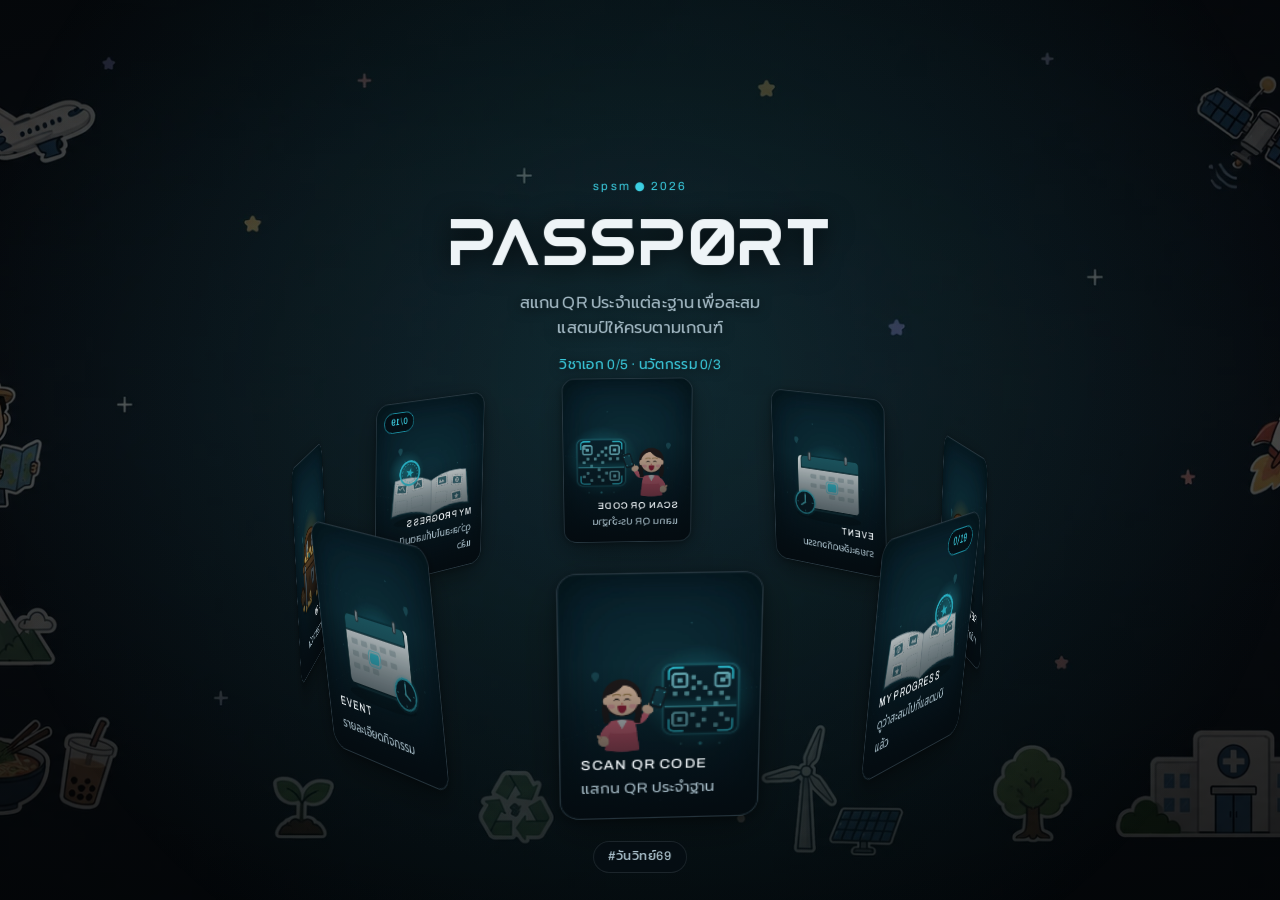
<file: index.html>
<!DOCTYPE html>
<html lang="th">
<head>
<meta charset="UTF-8" />
<meta name="viewport" content="width=device-width, initial-scale=1.0, viewport-fit=cover" />
<meta name="theme-color" content="#0a141c" />
<title>PASSPORT — วันวิทย์69</title>
<meta name="description" content="สมุดสะสมแสตมป์ประจำฐานกิจกรรม สแกน QR ประจำฐานเพื่อสะสมแสตมป์ให้ครบตามเกณฑ์รับรางวัล" />
<link rel="icon" href="assets/img/card-progress.webp" />
<link rel="stylesheet" href="assets/css/fonts.css?v=05018105" />
<link rel="stylesheet" href="assets/css/app.css?v=636b2dad" />
</head>
<body>

<!-- Fixed art + the black overlay that keeps every screen readable on top of it -->
<div class="bg" aria-hidden="true"></div>
<div class="bg-scrim" aria-hidden="true"></div>

<!-- ============================================================
     LANDING — orbital hero (ported from the MentoScope reference)
     ============================================================ -->
<main class="view view--landing" id="view-landing">
  <div class="orbit-aura" aria-hidden="true"></div>

  <div class="orbit-stage" id="orbit-stage">
    <div class="orbit-parallax" id="orbit-parallax">
      <div class="orbit-tilt">
        <div class="orbit-ring" id="orbit-ring"><!-- panels injected by app.js --></div>
      </div>

      <div class="orbit-center">
        <p class="orbit-eyebrow">spsm ● 2026</p>
        <h1 class="wordmark">PASSPORT</h1>
        <p class="orbit-sub-text">สแกน QR ประจำแต่ละฐาน เพื่อสะสมแสตมป์ให้ครบตามเกณฑ์</p>
        <p class="orbit-tally" id="landing-tally">วิชาเอก 0/5 · นวัตกรรม 0/3</p>
      </div>
    </div>
  </div>

  <p class="orbit-hint" aria-hidden="true">#วันวิทย์69</p>
</main>

<!-- ============================================================
     SCAN
     ============================================================ -->
<main class="view view--page" id="view-scan" hidden>
  <div class="shell">
    <header class="topbar">
      <a class="back" href="#/">
        <svg viewBox="0 0 16 16" fill="none" aria-hidden="true"><path d="M10 3 5 8l5 5" stroke="currentColor" stroke-width="1.6" stroke-linecap="round" stroke-linejoin="round"/></svg>
        กลับหน้าแรก
      </a>
      <div class="mode" id="scan-mode" data-mode="idle">
        <span class="mode__dot"></span>
        <span class="mode__label" id="scan-mode-label">STANDBY</span>
      </div>
    </header>

    <div class="page-head">
      <p class="kicker">SCAN QR CODE</p>
      <h2 class="page-title">แสกน QR ประจำฐาน</h2>
      <p class="page-sub">เล็ง QR ของฐานให้อยู่ในกรอบ ถ้าอยู่ไกลให้เลื่อนซูมเข้ามา</p>
    </div>

    <div class="scan-grid">
      <!-- camera -->
      <section class="panel scanner">
        <div class="cam" id="cam">
          <video id="video" playsinline muted autoplay></video>
          <div class="cam__placeholder" id="cam-placeholder">
            <svg viewBox="0 0 24 24" fill="none" aria-hidden="true"><path d="M3 8.5A2.5 2.5 0 0 1 5.5 6h1.7l1-1.7A1 1 0 0 1 9.06 4h5.88a1 1 0 0 1 .86.5l1 1.5h1.7A2.5 2.5 0 0 1 21 8.5v8A2.5 2.5 0 0 1 18.5 19h-13A2.5 2.5 0 0 1 3 16.5v-8Z" stroke="currentColor" stroke-width="1.5"/><circle cx="12" cy="12" r="3.4" stroke="currentColor" stroke-width="1.5"/></svg>
            <p class="cam__placeholder-title">กดเปิดกล้องเพื่อเริ่มสแกน</p>
            <p class="cam__placeholder-hint">เบราว์เซอร์จะขออนุญาตใช้กล้อง กด “อนุญาต”</p>
          </div>

          <div class="cam__frame" aria-hidden="true">
            <span class="bracket bracket--tl"></span>
            <span class="bracket bracket--tr"></span>
            <span class="bracket bracket--bl"></span>
            <span class="bracket bracket--br"></span>
            <span class="cam__target"></span>
            <span class="cam__sweep"></span>
          </div>
          <p class="cam__caption" aria-hidden="true">▸▸▸ SCAN ME ◂◂◂</p>
        </div>

        <div class="controls">
          <button class="btn btn--primary" id="btn-camera" type="button">เปิดกล้อง</button>

          <div class="zoom" id="zoom-wrap" hidden>
            <label class="zoom__label" for="zoom">ซูม</label>
            <input class="zoom__range" id="zoom" type="range" min="1" max="4" step="0.1" value="1" />
            <output class="zoom__value mono" id="zoom-value">1.0×</output>
          </div>

          <button class="btn btn--ghost" id="btn-torch" type="button" hidden>เปิดไฟฉาย</button>
        </div>
      </section>

      <!-- result -->
      <section class="panel result" id="result" data-state="idle">
        <p class="kicker">STATUS</p>
        <div class="result__body">
          <span class="result__icon" id="result-icon" aria-hidden="true">◎</span>
          <div>
            <p class="result__title" id="result-title">ยังไม่ได้สแกน</p>
            <p class="result__text" id="result-text">เปิดกล้องแล้วเล็งไปที่ QR ของฐาน</p>
          </div>
        </div>

        <div class="crit-list" id="scan-crit"><!-- injected --></div>

        <a class="btn btn--ghost" href="#/progress">ดูแสตมป์ของฉัน</a>
      </section>
    </div>
  </div>
</main>

<!-- ============================================================
     PROGRESS
     ============================================================ -->
<main class="view view--page" id="view-progress" hidden>
  <div class="shell">
    <header class="topbar">
      <a class="back" href="#/">
        <svg viewBox="0 0 16 16" fill="none" aria-hidden="true"><path d="M10 3 5 8l5 5" stroke="currentColor" stroke-width="1.6" stroke-linecap="round" stroke-linejoin="round"/></svg>
        กลับหน้าแรก
      </a>
      <div class="mode" id="progress-mode" data-mode="idle">
        <span class="mode__dot"></span>
        <span class="mode__label mono" id="progress-mode-label">IN PROGRESS</span>
      </div>
    </header>

    <div class="page-head">
      <p class="kicker">MY PROGRESS</p>
      <h2 class="page-title">แสตมป์ของฉัน</h2>
      <p class="page-sub">ฐานที่สแกนแล้วจะมีเครื่องหมายถูกอยู่หลังชื่อฐาน</p>
    </div>

    <div class="progress-grid">
      <section class="panel tally">
        <div class="tally__ring">
          <svg class="ring" viewBox="0 0 120 120" aria-hidden="true">
            <circle class="ring__track" cx="60" cy="60" r="52"></circle>
            <circle class="ring__fill" id="ring-fill" cx="60" cy="60" r="52"></circle>
          </svg>
          <p class="tally__num"><b id="tally-count">0</b><span id="tally-total">/19</span></p>
        </div>
        <p class="tally__label">แสตมป์ที่สะสมแล้ว</p>

        <div class="crit-list" id="progress-crit"><!-- injected --></div>

        <p class="tally__done" id="tally-done" hidden>ครบถ้วน!</p>
        <a class="btn btn--primary" id="tally-cta" href="#/scan">สแกนฐานต่อไป</a>
        <a class="btn btn--ghost" href="#/reward">กติกาการรับรางวัล</a>
      </section>

      <section class="panel stamps">
        <div id="stamp-groups"><!-- injected by app.js --></div>
      </section>
    </div>
  </div>
</main>

<!-- ============================================================
     REWARD — rules + the panel a teacher checks before handing a prize
     ============================================================ -->
<main class="view view--page" id="view-reward" hidden>
  <div class="shell">
    <header class="topbar">
      <a class="back" href="#/">
        <svg viewBox="0 0 16 16" fill="none" aria-hidden="true"><path d="M10 3 5 8l5 5" stroke="currentColor" stroke-width="1.6" stroke-linecap="round" stroke-linejoin="round"/></svg>
        กลับหน้าแรก
      </a>
      <div class="mode" id="reward-mode" data-mode="idle">
        <span class="mode__dot"></span>
        <span class="mode__label mono" id="reward-mode-label">NOT YET</span>
      </div>
    </header>

    <div class="page-head">
      <p class="kicker">REWARD</p>
      <h2 class="page-title">กติกาการรับรางวัล</h2>
      <p class="page-sub">สำหรับนักเรียน ม.1 ม.2 และ ม.3 — สะสมแสตมป์ให้ครบทั้งสองเกณฑ์ แล้วนำไปแลกรางวัลที่จุดแลกบริเวณกองกลาง</p>
    </div>

    <div class="reward-grid">
      <!-- rules -->
      <section class="panel rules">
        <p class="kicker">เกณฑ์การรับรางวัล</p>
        <ol class="rulelist" id="rulelist"><!-- injected --></ol>
        <a class="btn btn--ghost" href="#/scan">ไปสแกนฐาน</a>
      </section>

      <!-- the thing a teacher looks at -->
      <section class="panel verify" id="verify" data-state="locked">
        <p class="kicker">บัตรรับรางวัล</p>

        <!-- not eligible yet -->
        <div class="verify__locked" id="verify-locked">
          <span class="verify__icon" aria-hidden="true">🔒</span>
          <p class="verify__title">ยังไม่ผ่านเกณฑ์</p>
          <p class="verify__text" id="verify-need">สะสมแสตมป์ให้ครบตามเกณฑ์ด้านซ้ายก่อน</p>
        </div>

        <!-- eligible -->
        <div class="verify__open" id="verify-open" hidden>
          <p class="verify__pass">ผ่านเกณฑ์ · พร้อมรับรางวัล</p>

          <div class="vcard">
            <div class="vcard__row">
              <span class="vcard__k" id="verify-major-k">วิชาเอก</span>
              <span class="vcard__v mono" id="verify-major">0</span>
            </div>
            <div class="vcard__row">
              <span class="vcard__k" id="verify-innovation-k">นวัตกรรม/นิทรรศการ</span>
              <span class="vcard__v mono" id="verify-innovation">0</span>
            </div>
            <div class="vcard__row">
              <span class="vcard__k">ช่วงเวลาที่สแกน</span>
              <span class="vcard__v mono" id="verify-span">-</span>
            </div>
          </div>

          <details class="vlog">
            <summary>ดูรายการฐานที่สแกน (<span id="verify-log-count">0</span>)</summary>
            <ol class="vlog__list" id="verify-log"><!-- injected --></ol>
          </details>
        </div>

      </section>
    </div>
  </div>
</main>

<!-- ============================================================
     EVENT — schedule, how to use the app, and the printed posters
     ============================================================ -->
<main class="view view--page" id="view-event" hidden>
  <div class="shell">
    <header class="topbar">
      <a class="back" href="#/">
        <svg viewBox="0 0 16 16" fill="none" aria-hidden="true"><path d="M10 3 5 8l5 5" stroke="currentColor" stroke-width="1.6" stroke-linecap="round" stroke-linejoin="round"/></svg>
        กลับหน้าแรก
      </a>
      <div class="mode" data-mode="ok">
        <span class="mode__dot"></span>
        <span class="mode__label mono">24 AUG 2026</span>
      </div>
    </header>

    <div class="page-head">
      <p class="kicker">EVENT</p>
      <h2 class="page-title">รายละเอียดกิจกรรม</h2>
      <p class="page-sub">กิจกรรมวันวิทยาศาสตร์ 2569 — <b>Green Science for Sustainable Future</b><br />
        วันที่ 24 สิงหาคม 2569 ณ ลานเล่นล้อ มหาวิทยาลัยศรีนครินทรวิโรฒ ประสานมิตร</p>
    </div>

    <div class="event-grid">
      <!-- schedule -->
      <section class="panel">
        <p class="kicker">กำหนดการ</p>
        <ol class="timeline">
          <li><span class="timeline__t mono">16.15 – 16.30</span><span class="timeline__e">ประธานกล่าวเปิดงาน</span></li>
          <li><span class="timeline__t mono">16.30 – 17.00</span><span class="timeline__e">การแสดงพิธีเปิด</span></li>
          <li><span class="timeline__t mono">17.00 – 17.30</span><span class="timeline__e">Science-Talk รอบตัดสิน</span></li>
          <li><span class="timeline__t mono">17.30 – 18.00</span><span class="timeline__e">กิจกรรมแสดงดนตรี</span></li>
          <li><span class="timeline__t mono">18.00 – 19.00</span><span class="timeline__e">Sci SPSM Ambassador</span></li>
          <li class="is-mark"><span class="timeline__t mono">19.00 – 19.30</span><span class="timeline__e">กิจกรรมมอบรางวัล</span></li>
          <li><span class="timeline__t mono">19.30 – 20.00</span><span class="timeline__e">กิจกรรมแสดงดนตรี</span></li>
        </ol>
        <p class="note">หมายเหตุ: กำหนดการอาจมีการเปลี่ยนแปลงตามความเหมาะสม</p>
        <p class="note">นักเรียนระดับชั้นมัธยมศึกษาตอนต้น (หลักสูตรปกติ) เข้าร่วมกิจกรรมตั้งแต่คาบ 8</p>
      </section>

      <!-- how to use this app -->
      <section class="panel">
        <p class="kicker">วิธีใช้ PASSPORT</p>
        <ol class="howto">
          <li>
            <span class="howto__n mono">1</span>
            <span class="howto__b"><b>เปิดการ์ด “Scan QR code”</b> แล้วกดเปิดกล้อง กด “อนุญาต” ตอนเบราว์เซอร์ถาม</span>
          </li>
          <li>
            <span class="howto__n mono">2</span>
            <span class="howto__b"><b>เล็ง QR ประจำฐาน</b> ให้อยู่ในกรอบ ถ้าอยู่ไกลให้เลื่อนแถบซูมเข้ามา พอสแกนติดจะมีแจ้งเตือนเด้งขึ้นด้านบน</span>
          </li>
          <li>
            <span class="howto__n mono">3</span>
            <span class="howto__b"><b>เก็บให้ครบเกณฑ์</b> — ฐานวิชาเอกอย่างน้อย 5 ฐาน และฐานนวัตกรรม/นิทรรศการอย่างน้อย 3 ฐาน</span>
          </li>
          <li>
            <span class="howto__n mono">4</span>
            <span class="howto__b"><b>ครบแล้วเปิด “กติกาการรับรางวัล”</b> ยื่นหน้าจอบัตรรับรางวัลให้คุณครูที่จุดแลกบริเวณกองกลาง</span>
          </li>
        </ol>
        <p class="note">แสตมป์เก็บไว้ในเครื่องของตัวเอง เน็ตหลุดหรือปิดแอปแล้วเปิดใหม่ก็ไม่หาย แต่ถ้าเปลี่ยนเครื่องหรือล้างข้อมูลเบราว์เซอร์จะต้องเริ่มใหม่</p>
        <a class="btn btn--primary" href="#/scan">ไปสแกนฐาน</a>
      </section>
    </div>

    <!-- venue map. Its own section above the poster grid: it is landscape where
         the posters are portrait, and the station labels only read at full width. -->
    <section class="panel posters">
      <p class="kicker">แผนผังงาน</p>
      <p class="note">แตะที่รูปเพื่อดูขนาดเต็ม</p>
      <button class="poster poster--wide" type="button" data-poster="assets/img/map-venue.webp">
        <img src="assets/img/map-venue.webp" alt="แผนผังงานวันวิทยาศาสตร์ 24 สิงหาคม 2569" loading="lazy" />
        <span class="poster__cap">ผังงาน</span>
      </button>
    </section>

    <!-- posters -->
    <section class="panel posters">
      <p class="kicker">โปสเตอร์กิจกรรม</p>
      <p class="note">แตะที่รูปเพื่อดูขนาดเต็ม</p>
      <div class="poster-grid">
        <button class="poster" type="button" data-poster="assets/img/poster-event.webp">
          <img src="assets/img/poster-event.webp" alt="โปสเตอร์กิจกรรมวันวิทยาศาสตร์ 2569" loading="lazy" />
          <span class="poster__cap">ภาพรวมกิจกรรม</span>
        </button>
        <button class="poster" type="button" data-poster="assets/img/poster-schedule.webp">
          <img src="assets/img/poster-schedule.webp" alt="โปสเตอร์กำหนดการ" loading="lazy" />
          <span class="poster__cap">กำหนดการ</span>
        </button>
        <button class="poster" type="button" data-poster="assets/img/poster-passport.webp">
          <img src="assets/img/poster-passport.webp" alt="โปสเตอร์กิจกรรมแสตมป์ Passport" loading="lazy" />
          <span class="poster__cap">กิจกรรมแสตมป์</span>
        </button>
      </div>
    </section>

    <!-- the board lives on its own route; this is the way in -->
    <section class="panel voice-cta">
      <p class="kicker">บอกเล่าความรู้สึก</p>
      <p class="voice-cta__text">พูดคุยกับคนในงาน แชร์ความรู้สึก หรือให้บูธโปรโมทกิจกรรมของตัวเอง
        กรอกรหัสประจำตัว 6 หลักก่อนโพสต์</p>
      <a class="btn btn--primary" href="#/board">เปิดกระดานบอกเล่าความรู้สึก</a>
    </section>
  </div>
</main>

<!-- ============================================================
     BOARD — a small Pantip-style thread board for people at the event.
     Text only, on purpose.
     ============================================================ -->
<main class="view view--page" id="view-board" hidden>
  <div class="shell">
    <header class="topbar">
      <a class="back" href="#/event">
        <svg viewBox="0 0 16 16" fill="none" aria-hidden="true"><path d="M10 3 5 8l5 5" stroke="currentColor" stroke-width="1.6" stroke-linecap="round" stroke-linejoin="round"/></svg>
        กลับหน้ากิจกรรม
      </a>
      <!-- message count chip removed on request; board-count kept as a hidden
           span so board.js's textContent write has nothing to break on -->
      <span id="board-count" hidden>0</span>
    </header>

    <div class="page-head">
      <p class="kicker">VOICE BOARD</p>
      <h2 class="page-title">บอกเล่าความรู้สึก</h2>
      <p class="page-sub">พูดคุย แชร์ความรู้สึก หรือโปรโมทบูธของตัวเอง</p>
    </div>

    <div class="board" id="board" data-state="loading">

      <!-- who you are — id is permanent once set on this device, on purpose:
           a "change" button would let anyone retype someone else's 6 digits
           and post under their name -->
      <section class="panel board__id">
        <div class="board__idrow">
          <span class="board__idlabel">รหัสประจำตัวของคุณ</span>
          <span class="board__idval mono" id="board-who">-</span>
        </div>
      </section>

      <!-- compose -->
      <section class="panel board__compose" id="board-compose" hidden>
        <p class="kicker">เขียนข้อความ</p>
        <textarea class="board__input" id="compose-input" rows="3" maxlength="500"
                  placeholder="อยากบอกอะไรกับคนในงาน…"></textarea>
        <div class="board__composerow">
          <span class="board__count mono" id="compose-count">0/500</span>
          <button class="btn btn--primary btn--sm" id="compose-send" type="button">ส่งข้อความ</button>
        </div>
      </section>

      <button class="panel board__needid" id="board-needid" type="button" hidden>
        กรอกรหัสประจำตัว 6 หลักก่อน จึงจะโพสต์ได้ — แตะที่นี่
      </button>

      <!-- states -->
      <p class="board__msg" data-when="loading">กำลังโหลดข้อความ…</p>
      <p class="board__msg" data-when="empty">ยังไม่มีใครพูดอะไรเลย เป็นคนแรกสิ</p>
      <div class="board__msg" data-when="error">
        <p id="board-error">โหลดไม่สำเร็จ</p>
        <button class="btn btn--ghost btn--sm" id="board-retry" type="button">ลองใหม่</button>
      </div>
      <div class="board__msg" data-when="off">
        <p>กระดานยังไม่เปิดใช้งาน</p>
        <p class="note">ต้องใส่ Project URL ของ Supabase ใน <code>assets/js/board.js</code> ก่อน</p>
      </div>

      <div class="board__list" id="board-list"></div>
    </div>
  </div>
</main>

<!-- 6-digit id gate -->
<div class="gate" id="board-gate" hidden>
  <div class="gate__card">
    <p class="kicker">ก่อนโพสต์</p>
    <h3 class="gate__title">กรอกรหัสประจำตัว</h3>
    <p class="gate__text">ตัวเลข 6 หลัก ใช้แสดงว่าใครเป็นคนพูด เก็บไว้ในเครื่องนี้ ไม่ต้องกรอกซ้ำ</p>
    <input class="gate__input mono" id="gate-input" type="text" inputmode="numeric"
           autocomplete="off" autocorrect="off" autocapitalize="off" spellcheck="false"
           placeholder="000000" />
    <p class="gate__err" id="gate-err"></p>
    <div class="gate__acts">
      <button class="btn btn--primary" id="gate-save" type="button">บันทึก</button>
      <button class="btn btn--ghost" id="gate-cancel" type="button">ยกเลิก</button>
    </div>
  </div>
</div>

<!-- Poster lightbox. An in-page overlay rather than target="_blank": in the
     single-file build the images are data: URIs, and Chrome blocks top-level
     navigation to those. -->
<div class="lightbox" id="lightbox" hidden>
  <button class="lightbox__close" id="lightbox-close" type="button" aria-label="ปิด">×</button>
  <img id="lightbox-img" alt="" />
</div>

<!-- Notification stack, top of screen, LINE/Discord style -->
<div class="notif-host" id="notif-host" role="status" aria-live="polite"></div>

<script src="assets/js/jsqr.js?v=bc40c8a1"></script>
<script src="assets/js/app.js?v=fb1efc03"></script>
<script src="assets/js/board.js?v=e5c22e0f"></script>
</body>
</html>
</file>
<file: assets/css/fonts.css>
/* Vendored faces. Archivo covers latin; Prompt covers Thai.
   Public Sans and Archivo are both latin-only, so Thai text has to come
   from a Thai face — the stacks in app.css put Archivo first and let Thai
   glyphs fall through to Prompt.
   Local so the site still works if the venue wifi dies. */
@font-face {
  font-family: 'Archivo';
  font-style: normal;
  font-weight: 400;
  font-stretch: 100%;
  font-display: swap;
  src: url(../fonts/Archivo-400-latin.woff2) format('woff2');
  unicode-range: U+0000-00FF, U+0131, U+0152-0153, U+02BB-02BC, U+02C6, U+02DA, U+02DC, U+0304, U+0308, U+0329, U+2000-206F, U+20AC, U+2122, U+2191, U+2193, U+2212, U+2215, U+FEFF, U+FFFD;
}
@font-face {
  font-family: 'Archivo';
  font-style: normal;
  font-weight: 500;
  font-stretch: 100%;
  font-display: swap;
  src: url(../fonts/Archivo-500-latin.woff2) format('woff2');
  unicode-range: U+0000-00FF, U+0131, U+0152-0153, U+02BB-02BC, U+02C6, U+02DA, U+02DC, U+0304, U+0308, U+0329, U+2000-206F, U+20AC, U+2122, U+2191, U+2193, U+2212, U+2215, U+FEFF, U+FFFD;
}
@font-face {
  font-family: 'Archivo';
  font-style: normal;
  font-weight: 600;
  font-stretch: 100%;
  font-display: swap;
  src: url(../fonts/Archivo-600-latin.woff2) format('woff2');
  unicode-range: U+0000-00FF, U+0131, U+0152-0153, U+02BB-02BC, U+02C6, U+02DA, U+02DC, U+0304, U+0308, U+0329, U+2000-206F, U+20AC, U+2122, U+2191, U+2193, U+2212, U+2215, U+FEFF, U+FFFD;
}
@font-face {
  font-family: 'Archivo';
  font-style: normal;
  font-weight: 700;
  font-stretch: 100%;
  font-display: swap;
  src: url(../fonts/Archivo-700-latin.woff2) format('woff2');
  unicode-range: U+0000-00FF, U+0131, U+0152-0153, U+02BB-02BC, U+02C6, U+02DA, U+02DC, U+0304, U+0308, U+0329, U+2000-206F, U+20AC, U+2122, U+2191, U+2193, U+2212, U+2215, U+FEFF, U+FFFD;
}

@font-face {
  font-family: 'Prompt';
  font-style: normal;
  font-weight: 400;
  font-display: swap;
  src: url(../fonts/Prompt-400-thai.woff2) format('woff2');
  unicode-range: U+02D7, U+0303, U+0331, U+0E01-0E5B, U+200C-200D, U+25CC;
}
@font-face {
  font-family: 'Prompt';
  font-style: normal;
  font-weight: 500;
  font-display: swap;
  src: url(../fonts/Prompt-500-thai.woff2) format('woff2');
  unicode-range: U+02D7, U+0303, U+0331, U+0E01-0E5B, U+200C-200D, U+25CC;
}
@font-face {
  font-family: 'Prompt';
  font-style: normal;
  font-weight: 600;
  font-display: swap;
  src: url(../fonts/Prompt-600-thai.woff2) format('woff2');
  unicode-range: U+02D7, U+0303, U+0331, U+0E01-0E5B, U+200C-200D, U+25CC;
}
@font-face {
  font-family: 'Prompt';
  font-style: normal;
  font-weight: 700;
  font-display: swap;
  src: url(../fonts/Prompt-700-thai.woff2) format('woff2');
  unicode-range: U+02D7, U+0303, U+0331, U+0E01-0E5B, U+200C-200D, U+25CC;
}
</file>
<file: assets/css/app.css>
/* ============================================================
   Wunvit Stamp Book
   Design system ported from the MentoScope reference and
   hue-shifted onto the provided navy-teal artwork.
   Surfaces -> ink ramp -> one reserved accent -> tokens.
   ============================================================ */
:root{
  /* Surfaces — deep navy-teal, never pure black */
  --bg:        #0a141c;
  --bg-deep:   #060e14;
  --surface:   rgba(19, 33, 43, 0.82);
  --surface-2: rgba(28, 45, 57, 0.88);
  --sunken:    rgba(8, 17, 24, 0.62);
  --line:      rgba(226, 242, 248, 0.16);
  --line-soft: rgba(226, 242, 248, 0.10);

  /* Ink — warm off-white, never pure #fff */
  --text:       #eef4f7;
  --text-soft:  #a9bfca;
  --text-faint: #7c95a2;

  /* Accent — the cyan already in the artwork. Interactive + stamped only. */
  --accent:        #3ccfe2;
  --accent-strong: #29bed2;
  --accent-deep:   #1a8ea1;
  --accent-tint:   rgba(60, 207, 226, 0.14);
  --on-accent:     #05222a;

  /* Status */
  --ok:        #54d9a6;
  --ok-tint:   rgba(84, 217, 166, 0.14);
  --warn:      #f0b45c;
  --warn-tint: rgba(240, 180, 92, 0.14);
  --bad:       #f08163;
  --bad-tint:  rgba(240, 129, 99, 0.14);

  /* Archivo first, Thai glyphs fall through to Prompt. Both faces
     are latin/Thai only by design — no other script is used here. */
  --font-ui:   "Archivo", "Prompt", system-ui, -apple-system, "Segoe UI", sans-serif;
  /* Was IBM Plex Mono. Kept as its own token so the readout role stays
     nameable; Archivo with tabular figures does the job. */
  --font-mono: "Archivo", "Prompt", system-ui, -apple-system, "Segoe UI", sans-serif;
  /* Osiris is latin-only display — the wordmark and nothing else. */
  --font-display: "Osiris", "Archivo", sans-serif;

  --s1:0.25rem; --s2:0.5rem; --s3:0.75rem; --s4:1rem; --s5:1.5rem; --s6:2rem; --s7:3rem;
  --r-sm:6px; --r-md:10px; --r-lg:16px; --r-full:999px;

  --shadow-md: 0 2px 8px rgba(0,0,0,0.32), 0 12px 36px rgba(0,0,0,0.34);

  --ease-quart: cubic-bezier(0.25,1,0.5,1);
  --ease-expo:  cubic-bezier(0.16,1,0.3,1);
  --dur-fast:150ms; --dur:220ms; --dur-slow:440ms;
}

*,*::before,*::after{ box-sizing:border-box; }
html{ -webkit-text-size-adjust:100%; text-size-adjust:100%; }

@font-face{
  font-family:"Osiris";
  src:url("../fonts/Osiris.woff2") format("woff2"),
      url("../fonts/Osiris.otf") format("opentype");
  font-weight:400; font-style:normal; font-display:swap;
}

body{
  margin:0; min-height:100vh;
  background:var(--bg-deep);
  font-family:var(--font-ui); color:var(--text);
  line-height:1.6; -webkit-font-smoothing:antialiased; text-rendering:optimizeLegibility;
  overflow-x:hidden;
}
h1,h2,h3{ margin:0; font-weight:600; line-height:1.2; }
p{ margin:0; }
a{ color:var(--accent); }
.mono{ font-family:var(--font-mono); font-feature-settings:"tnum" 1, "lnum" 1; font-variant-numeric:tabular-nums; }
:focus-visible{ outline:2px solid var(--accent); outline-offset:2px; border-radius:4px; }
[hidden]{ display:none !important; }

/* ------------------------------------------------------------
   Background art + the black overlay.
   Transparent enough to read the stickers, opaque enough that
   every bit of text and card sits cleanly on top of it.
   ------------------------------------------------------------ */
.bg{
  position:fixed; inset:0; z-index:-2;
  background:url("../img/bg-landing.webp") center center / cover no-repeat;
  background-color:var(--bg);
}
.bg-scrim{
  position:fixed; inset:0; z-index:-1; pointer-events:none;
  background:
    radial-gradient(120% 90% at 50% 42%, rgba(0,0,0,0.42) 0%, rgba(0,0,0,0.66) 58%, rgba(0,0,0,0.80) 100%),
    linear-gradient(180deg, rgba(6,14,20,0.42) 0%, rgba(6,14,20,0.30) 45%, rgba(6,14,20,0.62) 100%);
}
/* Reading views carry a flatter, heavier scrim than the landing — they hold body copy. */
body[data-route="page"] .bg-scrim{
  background:linear-gradient(180deg, rgba(4,10,15,0.80) 0%, rgba(4,10,15,0.72) 100%);
}

.view{ position:relative; z-index:1; }

/* ============================================================
   LANDING — orbital hero
   A 3D ring of card panels orbiting the wordmark: drag or scroll
   to spin, momentum carries, slow auto-drift when idle.
   ============================================================ */
.view--landing{
  height:100vh; height:100dvh; overflow:hidden;
  display:flex; align-items:center; justify-content:center;
}
.orbit-aura{
  position:absolute; inset:-20%; z-index:0; pointer-events:none;
  background:radial-gradient(circle at 50% 44%, var(--accent-tint), transparent 60%);
}
.orbit-stage{
  position:absolute; inset:0; z-index:1;
  display:flex; align-items:center; justify-content:center;
  perspective:1400px; cursor:grab; touch-action:pan-y;
  user-select:none; -webkit-user-select:none;
}
.orbit-stage.is-dragging, .orbit-stage.is-dragging .orbit-panel{ cursor:grabbing; }
.orbit-parallax{ position:relative; width:1px; height:1px; transform-style:preserve-3d; transition:transform 0.6s var(--ease-quart); }
/* The ring orbits BELOW the wordmark. The reference lets panels sweep across
   its title; here the title has to stay unambiguously readable, so the ring
   centre is pushed down and the wordmark lifted up out of its path. */
.orbit-tilt{ position:absolute; top:0; left:0; transform-style:preserve-3d; transform:translateY(104px) rotateX(-16deg); }
.orbit-ring{ position:absolute; top:0; left:0; transform-style:preserve-3d; will-change:transform; }

.orbit-panel{
  position:absolute; top:0; left:0;
  width:158px; height:209px; margin:-105px 0 0 -79px;
  border-radius:var(--r-lg); overflow:hidden; display:block; text-decoration:none;
  background:var(--surface); border:1px solid var(--line-soft); box-shadow:var(--shadow-md);
  transform:rotateY(var(--ry)) translateZ(var(--tz)) rotateZ(var(--rz));
  transition:border-color var(--dur) var(--ease-quart), box-shadow var(--dur) var(--ease-quart), transform 0.7s var(--ease-quart);
  cursor:pointer;
}
.orbit-panel:hover,.orbit-panel:focus-visible{ border-color:var(--accent-deep); box-shadow:0 0 0 1px var(--accent-deep), var(--shadow-md); }
.orbit-panel img{
  position:absolute; inset:0; width:100%; height:100%; object-fit:cover; display:block;
  filter:brightness(0.86);
  transition:filter var(--dur) var(--ease-quart), transform 900ms var(--ease-expo);
}
.orbit-panel:hover img{ filter:brightness(1.05); transform:scale(1.035); }
.orbit-scrim{
  position:absolute; inset:0;
  background:linear-gradient(to top, rgba(4,11,16,0.95) 0%, rgba(4,11,16,0.34) 44%, transparent 64%);
}
.orbit-cap{ position:absolute; left:0; right:0; bottom:0; padding:var(--s3) var(--s4) var(--s4); }
.orbit-kicker{ display:block; font-family:var(--font-mono); font-size:0.72rem; font-weight:500; letter-spacing:0.10em; color:var(--text); }
.orbit-sub{ display:block; margin-top:2px; font-size:0.76rem; color:var(--text-soft); }
.orbit-badge{
  position:absolute; top:10px; right:10px; z-index:2;
  font-family:var(--font-mono); font-size:0.66rem; font-weight:500; letter-spacing:0.06em;
  color:var(--accent); background:rgba(4,11,16,0.72);
  border:1px solid var(--accent-deep); border-radius:var(--r-full); padding:2px 8px;
}
/* The reward card wears a green badge the moment both thresholds are met. */
.orbit-badge[data-role="reward-badge"]{ color:var(--ok); border-color:var(--ok); }

.orbit-center{
  position:absolute; top:50%; left:50%;
  transform:translate(-50%,-50%) translateY(-170px) translateZ(30px);
  text-align:center; width:94vw; max-width:560px; pointer-events:none; z-index:2;
}
.orbit-eyebrow{ font-family:var(--font-mono); font-size:0.72rem; letter-spacing:0.16em; color:var(--accent); margin-bottom:var(--s3); }
/* Osiris on the latin wordmark only — Thai copy below uses Plex Sans Thai. */
.wordmark{
  font-family:var(--font-display); font-weight:400;
  font-size:clamp(1.75rem, 9.5vw, 4rem); letter-spacing:0.01em; line-height:1.05;
  white-space:nowrap; max-width:100%;
  text-shadow:0 2px 26px rgba(0,0,0,0.8);
}
.orbit-sub-text{
  margin-top:var(--s3); color:var(--text-soft); font-size:1rem;
  max-width:30ch; margin-inline:auto; text-wrap:pretty;
  text-shadow:0 1px 12px rgba(0,0,0,0.8);
}
.orbit-tally{
  margin-top:var(--s3); font-size:0.84rem; letter-spacing:0.01em;
  color:var(--accent); text-shadow:0 1px 10px rgba(0,0,0,0.8);
}
/* Brand tag. The orbiting cards sweep through this corner of the screen, so it
   carries its own pill rather than relying on whatever happens to be behind. */
.orbit-hint{
  position:absolute; left:50%; bottom:calc(clamp(12px,3vh,28px) + env(safe-area-inset-bottom, 0px));
  transform:translateX(-50%); z-index:3; margin:0;
  padding:0.32rem 0.9rem; border-radius:var(--r-full);
  background:rgba(6,14,20,0.72); border:1px solid var(--line-soft);
  backdrop-filter:blur(8px); -webkit-backdrop-filter:blur(8px);
  font-size:0.78rem; font-weight:500; letter-spacing:0.04em;
  color:var(--text-soft); pointer-events:none; white-space:nowrap;
}

@media (max-width:720px){
  .orbit-panel{ width:116px; height:153px; margin:-77px 0 0 -58px; }
  .orbit-tilt{ transform:translateY(98px) rotateX(-12deg); }
  .orbit-center{ transform:translate(-50%,-50%) translateY(-146px) translateZ(30px); max-width:360px; }
  .orbit-sub-text{ font-size:0.92rem; }
}
@media (max-height:620px){
  .orbit-tilt{ transform:translateY(74px) rotateX(-12deg); }
  .orbit-center{ transform:translate(-50%,-50%) translateY(-118px) translateZ(30px); }
  .orbit-sub-text{ font-size:0.86rem; }
}

/* ============================================================
   SHARED PAGE CHROME
   ============================================================ */
.view--page{ min-height:100vh; min-height:100dvh; }
.shell{
  max-width:1080px; margin:0 auto;
  padding:0 clamp(1rem,4vw,2.5rem) calc(var(--s7) + env(safe-area-inset-bottom, 0px));
}
.topbar{
  display:flex; align-items:center; justify-content:space-between; gap:var(--s4);
  padding:calc(var(--s4) + env(safe-area-inset-top, 0px)) 0 var(--s5); flex-wrap:wrap;
}
.back{
  display:inline-flex; align-items:center; gap:var(--s2);
  font-size:0.9rem; color:var(--text-soft); text-decoration:none;
  padding:var(--s2) var(--s3); margin-left:calc(var(--s3) * -1); border-radius:var(--r-sm);
  transition:color var(--dur) var(--ease-quart), background var(--dur) var(--ease-quart);
  min-height:40px;
}
.back:hover{ color:var(--text); background:var(--surface); }
.back svg{ width:15px; height:15px; flex:none; }

.mode{
  display:inline-flex; align-items:center; gap:var(--s2);
  padding:0.4rem 0.85rem 0.4rem 0.7rem;
  background:var(--surface); border:1px solid var(--line-soft); border-radius:var(--r-full);
}
.mode__dot{ width:8px; height:8px; border-radius:50%; background:var(--text-faint); flex:none; transition:background var(--dur) var(--ease-quart); }
.mode__label{ font-family:var(--font-mono); font-size:0.72rem; font-weight:500; color:var(--text-soft); letter-spacing:0.04em; }
.mode[data-mode="live"] .mode__dot{ background:var(--accent); animation:pulse-dot 1.1s var(--ease-quart) infinite; }
.mode[data-mode="ok"] .mode__dot{ background:var(--ok); box-shadow:0 0 0 3px var(--ok-tint); }
.mode[data-mode="warn"] .mode__dot{ background:var(--warn); }
.mode[data-mode="error"] .mode__dot{ background:var(--bad); }
@keyframes pulse-dot{ 0%,100%{opacity:1;} 50%{opacity:0.28;} }

.page-head{ margin-bottom:var(--s5); }
.kicker{
  font-family:var(--font-mono); font-size:0.68rem; letter-spacing:0.14em; text-transform:uppercase;
  color:var(--accent); margin-bottom:var(--s2);
}
.page-title{ font-size:clamp(1.4rem,1.1rem+1.4vw,2rem); }
.page-sub{ margin-top:var(--s2); color:var(--text-soft); max-width:52ch; text-wrap:pretty; }

.panel{
  background:var(--surface); border:1px solid var(--line-soft); border-radius:var(--r-lg);
  padding:clamp(1rem,3vw,1.5rem); backdrop-filter:blur(10px); -webkit-backdrop-filter:blur(10px);
}

.btn{
  width:100%; display:inline-flex; align-items:center; justify-content:center; gap:0.6rem;
  min-height:50px; padding:0 1.2rem;
  font-family:var(--font-ui); font-size:1rem; font-weight:600; text-decoration:none;
  border-radius:var(--r-md); border:1px solid transparent; cursor:pointer;
  transition:background var(--dur) var(--ease-quart), color var(--dur) var(--ease-quart),
             border-color var(--dur) var(--ease-quart), transform var(--dur-fast) var(--ease-quart);
}
.btn:active{ transform:scale(0.985); }
.btn--primary{ background:var(--accent); color:var(--on-accent); }
.btn--primary:hover{ background:var(--accent-strong); }
.btn--ghost{ background:transparent; color:var(--text); border-color:var(--line); }
.btn--ghost:hover{ background:var(--surface-2); border-color:var(--accent-deep); }
.btn--danger{ background:transparent; color:var(--text-faint); border-color:var(--line-soft); font-weight:500; min-height:42px; font-size:0.88rem; }
.btn--danger:hover{ color:var(--bad); border-color:var(--bad); background:var(--bad-tint); }
.btn[disabled]{ opacity:0.55; cursor:not-allowed; }

/* ============================================================
   SCAN
   ============================================================ */
.scan-grid{
  display:grid; grid-template-columns:minmax(0,1.05fr) minmax(300px,0.95fr);
  gap:clamp(1rem,3vw,1.75rem); align-items:start;
}
@media (max-width:900px){ .scan-grid{ grid-template-columns:1fr; } }

.cam{
  position:relative; width:100%; max-width:420px; margin:0 auto;
  aspect-ratio:3/4; border-radius:var(--r-lg); overflow:hidden;
  background:var(--sunken) url("../img/card-scan.webp") center center / cover no-repeat;
  border:1px solid var(--line-soft); box-shadow:var(--shadow-md);
}
.cam video{
  position:absolute; inset:0; width:100%; height:100%; object-fit:cover; display:none;
  transform-origin:center center; will-change:transform;
}
.cam.is-live video{ display:block; }
.cam.is-live{ background-image:none; background:#04090d; }

.cam__placeholder{
  position:absolute; inset:0; z-index:3;
  display:flex; flex-direction:column; align-items:center; justify-content:center; gap:var(--s2);
  padding:14%; text-align:center; color:var(--text-soft);
  background:linear-gradient(to top, rgba(4,11,16,0.86) 0%, rgba(4,11,16,0.42) 55%, rgba(4,11,16,0.30) 100%);
}
.cam.is-live .cam__placeholder{ display:none; }
.cam__placeholder svg{ width:34px; height:34px; color:var(--accent); }
.cam__placeholder-title{ font-size:0.98rem; font-weight:500; color:var(--text); }
.cam__placeholder-hint{ font-size:0.8rem; color:var(--text-faint); max-width:22ch; }

.cam__frame{ position:absolute; inset:12%; z-index:4; pointer-events:none; opacity:0; transition:opacity var(--dur) var(--ease-quart); }
.cam.is-live .cam__frame{ opacity:1; }
.bracket{ position:absolute; width:26px; height:26px; border:2px solid var(--accent); border-radius:3px; }
.bracket--tl{ top:0; left:0; border-right:0; border-bottom:0; border-radius:6px 0 0 0; }
.bracket--tr{ top:0; right:0; border-left:0; border-bottom:0; border-radius:0 6px 0 0; }
.bracket--bl{ bottom:0; left:0; border-right:0; border-top:0; border-radius:0 0 0 6px; }
.bracket--br{ bottom:0; right:0; border-left:0; border-top:0; border-radius:0 0 6px 0; }
.cam__target{ position:absolute; inset:6%; border:1.5px dashed rgba(60,207,226,0.34); border-radius:10px; }
.cam__sweep{
  position:absolute; left:0; right:0; top:0; height:26%; opacity:0;
  background:linear-gradient(to bottom, transparent 0%, var(--accent-tint) 60%, rgba(60,207,226,0.55) 100%);
  border-bottom:1.5px solid rgba(60,207,226,0.8);
}
.cam.is-live .cam__frame .bracket{ animation:bracket-lock 1.6s var(--ease-quart) infinite; }
.cam.is-live .cam__sweep{ opacity:1; animation:scan-sweep 1.9s var(--ease-quart) infinite; }
@keyframes bracket-lock{ 0%,100%{opacity:0.5;} 50%{opacity:1;} }
@keyframes scan-sweep{ from{ transform:translateY(-26%);} to{ transform:translateY(385%);} }

.cam__caption{
  position:absolute; left:0; right:0; bottom:4.5%; z-index:4; text-align:center;
  font-family:var(--font-mono); font-size:0.72rem; font-weight:500; letter-spacing:0.22em;
  color:var(--accent); pointer-events:none; opacity:0; transition:opacity var(--dur) var(--ease-quart);
}
.cam.is-live .cam__caption{ opacity:0.8; }

.cam.is-hit{ animation:hit-flash 520ms var(--ease-quart); }
@keyframes hit-flash{
  0%{ box-shadow:0 0 0 0 var(--ok), var(--shadow-md); }
  100%{ box-shadow:0 0 0 14px rgba(84,217,166,0), var(--shadow-md); }
}

.controls{ max-width:420px; margin:var(--s5) auto 0; display:flex; flex-direction:column; gap:var(--s3); }
.zoom{ display:flex; align-items:center; gap:var(--s3); background:var(--sunken); border:1px solid var(--line-soft); border-radius:var(--r-md); padding:0.55rem 0.85rem; }
.zoom__label{ font-size:0.86rem; color:var(--text-soft); flex:none; }
.zoom__range{ flex:1; min-width:0; accent-color:var(--accent); height:26px; }
.zoom__value{ flex:none; font-size:0.8rem; color:var(--accent); min-width:3.4ch; text-align:right; }

/* result */
.result{ display:flex; flex-direction:column; gap:var(--s4); }
.result__body{ display:flex; align-items:flex-start; gap:var(--s3); }
.result__icon{
  flex:none; width:44px; height:44px; border-radius:var(--r-md);
  display:grid; place-items:center; font-size:1.35rem; line-height:1;
  background:var(--surface-2); border:1px solid var(--line-soft); color:var(--text-faint);
}
.result__title{ font-size:1.05rem; font-weight:600; text-wrap:balance; }
.result__text{ margin-top:2px; font-size:0.9rem; color:var(--text-soft); text-wrap:pretty; }
.result[data-state="ok"]{ border-color:var(--ok); }
.result[data-state="ok"] .result__icon{ background:var(--ok-tint); border-color:var(--ok); color:var(--ok); }
.result[data-state="ok"] .result__title{ color:var(--ok); }
.result[data-state="dup"]{ border-color:var(--warn); }
.result[data-state="dup"] .result__icon{ background:var(--warn-tint); border-color:var(--warn); color:var(--warn); }
.result[data-state="dup"] .result__title{ color:var(--warn); }
.result[data-state="bad"]{ border-color:var(--bad); }
.result[data-state="bad"] .result__icon{ background:var(--bad-tint); border-color:var(--bad); color:var(--bad); }
.result[data-state="bad"] .result__title{ color:var(--bad); }
.result[data-state="ok"] .result__icon,
.result[data-state="dup"] .result__icon,
.result[data-state="bad"] .result__icon{ animation:pop 260ms var(--ease-expo) both; }
@keyframes pop{ from{ transform:scale(0.5); opacity:0; } to{ transform:scale(1); opacity:1; } }

.meter{ height:6px; border-radius:var(--r-full); background:var(--sunken); overflow:hidden; }
.meter__fill{ display:block; height:100%; width:0%; border-radius:var(--r-full); background:var(--accent); transition:width var(--dur-slow) var(--ease-expo), background var(--dur) var(--ease-quart); }

/* ---- criteria rows: one per group, shown on both scan and progress ----
   The bar fills toward that group's threshold, not toward its station count —
   what the kid needs to know is "how far to the prize". */
.crit-list{ display:flex; flex-direction:column; gap:var(--s3); }
.crit__top{ display:flex; align-items:baseline; justify-content:space-between; gap:var(--s2); margin-bottom:5px; }
.crit__label{ font-size:0.82rem; color:var(--text-soft); line-height:1.3; }
.crit__count{ flex:none; font-size:0.78rem; color:var(--text-faint); }
.crit__count b{ color:var(--accent); font-weight:600; }
.crit.is-pass .crit__count b{ color:var(--ok); }
.crit.is-pass .meter__fill{ background:var(--ok); }
.crit.is-pass .crit__label{ color:var(--text); }

/* ============================================================
   PROGRESS
   ============================================================ */
.progress-grid{
  display:grid; grid-template-columns:minmax(240px,0.8fr) minmax(0,1.2fr);
  gap:clamp(1rem,3vw,1.75rem); align-items:start;
}
@media (max-width:820px){ .progress-grid{ grid-template-columns:1fr; } }

.tally{ display:flex; flex-direction:column; align-items:center; text-align:center; gap:var(--s2); position:relative; }
.tally__ring{ position:relative; width:150px; height:150px; }
.ring{ width:150px; height:150px; transform:rotate(-90deg); display:block; }
.ring__track{ fill:none; stroke:var(--sunken); stroke-width:9; }
.ring__fill{
  fill:none; stroke:var(--accent); stroke-width:9; stroke-linecap:round;
  stroke-dasharray:326.7; stroke-dashoffset:326.7;
  transition:stroke-dashoffset 640ms var(--ease-expo), stroke var(--dur) var(--ease-quart);
}
.tally.is-done .ring__fill{ stroke:var(--ok); }
.tally__num{
  position:absolute; top:50%; left:50%; transform:translate(-50%,-50%);
  font-family:var(--font-mono); font-size:1.9rem; font-weight:600; line-height:1; color:var(--text);
  white-space:nowrap;
}
.tally__num span{ font-size:1rem; color:var(--text-faint); }
.tally__label{ margin-top:var(--s2); font-size:0.9rem; color:var(--text-soft); }
.tally__done{ font-size:0.92rem; font-weight:600; color:var(--ok); }
.tally .btn{ margin-top:var(--s2); }

.grp + .grp{ margin-top:var(--s5); }
.grp__head{ display:flex; align-items:center; justify-content:space-between; gap:var(--s3); }
.grp__head .kicker{ margin-bottom:0; }
.grp__count{
  flex:none; font-size:0.72rem; padding:2px 9px; border-radius:var(--r-full);
  color:var(--text-faint); background:var(--sunken); border:1px solid var(--line-soft);
}
.grp__count.is-pass{ color:var(--ok); border-color:rgba(84,217,166,0.45); background:var(--ok-tint); }

.stamp-list{ list-style:none; margin:var(--s3) 0 0; padding:0; display:flex; flex-direction:column; gap:var(--s2); }
.stamp{
  display:flex; align-items:center; gap:var(--s3);
  padding:var(--s3); border-radius:var(--r-md);
  background:var(--sunken); border:1px solid var(--line-soft);
  transition:border-color var(--dur) var(--ease-quart), background var(--dur) var(--ease-quart);
}
.stamp__icon{
  flex:none; width:38px; height:38px; border-radius:9px; display:grid; place-items:center;
  font-size:1.15rem; line-height:1; background:var(--surface-2); border:1px solid var(--line-soft);
  filter:grayscale(1) opacity(0.5); transition:filter var(--dur) var(--ease-quart);
}
.stamp__icon--code{ font-size:0.7rem; font-weight:600; letter-spacing:0.02em; color:var(--text-soft); }
.stamp.is-done .stamp__icon--code{ color:var(--ok); }
.stamp__main{ flex:1; min-width:0; }
.stamp__name{
  display:flex; align-items:center; gap:var(--s2); flex-wrap:wrap;
  font-size:0.98rem; font-weight:500; color:var(--text-soft);
}
.stamp__check{ flex:none; width:19px; height:19px; color:var(--ok); opacity:0; transform:scale(0.4); transition:opacity var(--dur) var(--ease-expo), transform var(--dur) var(--ease-expo); }

.stamp.is-done{ background:var(--ok-tint); border-color:rgba(84,217,166,0.42); }
.stamp.is-done .stamp__icon{ filter:none; border-color:rgba(84,217,166,0.42); }
.stamp.is-done .stamp__name{ color:var(--text); font-weight:600; }
.stamp.is-done .stamp__check{ opacity:1; transform:scale(1); }
.stamp.is-fresh .stamp__check{ animation:pop 320ms var(--ease-expo) both; }

/* ============================================================
   REDUCED MOTION
   ============================================================ */
@media (prefers-reduced-motion:reduce){
  *,*::before,*::after{
    animation-duration:0.01ms !important; animation-iteration-count:1 !important;
    transition-duration:0.01ms !important;
  }
  .cam__sweep{ display:none; }
  .notif__bar{ display:none; }
}

/* ============================================================
   REWARD — the rules, and the card a teacher actually inspects
   ============================================================ */
.reward-grid{
  display:grid; grid-template-columns:minmax(0,1fr) minmax(0,1fr);
  gap:clamp(1rem,3vw,1.75rem); align-items:start;
}
@media (max-width:900px){ .reward-grid{ grid-template-columns:1fr; } }

.rules{ display:flex; flex-direction:column; gap:var(--s4); }
.rulelist{ margin:0; padding-left:1.3rem; display:flex; flex-direction:column; gap:var(--s3); }
.rulelist li{ font-size:0.94rem; color:var(--text-soft); text-wrap:pretty; }
.rulelist li b{ color:var(--text); font-weight:600; }
.rulelist__of{ color:var(--text-faint); font-size:0.84rem; }

.verify{ display:flex; flex-direction:column; gap:var(--s4); }
.verify[data-state="open"]{ border-color:var(--ok); box-shadow:0 0 0 1px var(--ok), var(--shadow-md); }

.verify__locked{ display:flex; flex-direction:column; align-items:center; text-align:center; gap:var(--s2); padding:var(--s4) 0; }
.verify__icon{ font-size:1.9rem; line-height:1; }
.verify__title{ font-size:1.05rem; font-weight:600; }
.verify__text{ font-size:0.88rem; color:var(--text-soft); text-wrap:pretty; }

.verify__open{ display:flex; flex-direction:column; gap:var(--s3); }
.verify__pass{
  font-size:1.15rem; font-weight:700; color:var(--ok);
  display:flex; align-items:center; gap:var(--s2);
}
.verify__pass::before{
  content:""; width:10px; height:10px; border-radius:50%; background:var(--ok);
  box-shadow:0 0 0 4px var(--ok-tint); flex:none;
  animation:pulse-dot 1.6s var(--ease-quart) infinite;
}

/* The readout a teacher reads. Monospace so the code can't be misread. */
.vcard{ background:var(--sunken); border:1px solid var(--line-soft); border-radius:var(--r-md); overflow:hidden; }
.vcard__row{
  display:flex; align-items:center; justify-content:space-between; gap:var(--s3);
  padding:0.6rem 0.85rem;
}
.vcard__row + .vcard__row{ border-top:1px solid var(--line-soft); }
.vcard__k{ font-size:0.82rem; color:var(--text-soft); }
.vcard__v{ font-size:0.9rem; color:var(--text); text-align:right; }

.vlog{ font-size:0.86rem; }
.vlog summary{ cursor:pointer; color:var(--text-soft); padding:var(--s2) 0; }
.vlog summary:hover{ color:var(--text); }
.vlog__list{ list-style:none; margin:var(--s2) 0 0; padding:0; display:flex; flex-direction:column; gap:4px; }
.vlog__list li{
  display:flex; align-items:baseline; justify-content:space-between; gap:var(--s3);
  padding:0.35rem 0.6rem; border-radius:var(--r-sm); background:var(--sunken);
  font-size:0.82rem; color:var(--text-soft);
}
.vlog__list li .mono{ flex:none; color:var(--text-faint); font-size:0.76rem; }

/* ============================================================
   NOTIFICATIONS — top of screen, LINE/Discord style
   Fixed above everything, safe-area aware, and pointer-transparent
   except on the cards themselves so it never blocks the scan button.
   ============================================================ */
.notif-host{
  position:fixed; z-index:120; pointer-events:none;
  top:calc(10px + env(safe-area-inset-top, 0px));
  left:50%; transform:translateX(-50%);
  width:min(94vw, 460px);
  display:flex; flex-direction:column; gap:var(--s2);
}
.notif{
  pointer-events:auto; position:relative; overflow:hidden;
  display:flex; align-items:flex-start; gap:var(--s3);
  padding:0.7rem 0.8rem 0.75rem;
  border-radius:14px;
  background:rgba(18,31,40,0.94); border:1px solid var(--line);
  box-shadow:0 8px 28px rgba(0,0,0,0.45), 0 2px 6px rgba(0,0,0,0.35);
  backdrop-filter:blur(14px) saturate(1.1); -webkit-backdrop-filter:blur(14px) saturate(1.1);
  opacity:0; transform:translateY(-14px) scale(0.97);
  transition:opacity 260ms var(--ease-expo), transform 260ms var(--ease-expo);
}
.notif.is-in{ opacity:1; transform:translateY(0) scale(1); }
.notif.is-out{ opacity:0; transform:translateY(-10px) scale(0.98); }

.notif__icon{
  flex:none; width:30px; height:30px; border-radius:9px;
  display:grid; place-items:center; font-size:0.95rem; font-weight:700; line-height:1;
  background:var(--surface-2); color:var(--text-soft);
}
.notif__main{ flex:1; min-width:0; display:flex; flex-direction:column; gap:1px; }
.notif__title{ font-size:0.9rem; font-weight:600; color:var(--text); line-height:1.35; }
.notif__body{
  font-size:0.8rem; color:var(--text-soft); line-height:1.4;
  overflow-wrap:anywhere;
}
.notif__x{
  flex:none; width:24px; height:24px; margin:-2px -2px 0 0;
  display:grid; place-items:center;
  font-size:1.05rem; line-height:1; color:var(--text-faint);
  background:transparent; border:0; border-radius:6px; cursor:pointer;
  transition:color var(--dur) var(--ease-quart), background var(--dur) var(--ease-quart);
}
.notif__x:hover{ color:var(--text); background:var(--surface-2); }

/* the bar drains for the life of the notification */
.notif__bar{
  position:absolute; left:0; bottom:0; height:2px; width:100%;
  transform-origin:left center; background:var(--text-faint); opacity:0.5;
}
.notif.is-in .notif__bar{ animation:notif-drain 3.4s linear forwards; }

@keyframes notif-drain{ from{ transform:scaleX(1); } to{ transform:scaleX(0); } }

.notif[data-tone="ok"]{ border-color:rgba(84,217,166,0.5); }
.notif[data-tone="ok"] .notif__icon{ background:var(--ok-tint); color:var(--ok); }
.notif[data-tone="ok"] .notif__title{ color:var(--ok); }
.notif[data-tone="ok"] .notif__bar{ background:var(--ok); }

.notif[data-tone="warn"]{ border-color:rgba(240,180,92,0.5); }
.notif[data-tone="warn"] .notif__icon{ background:var(--warn-tint); color:var(--warn); }
.notif[data-tone="warn"] .notif__title{ color:var(--warn); }
.notif[data-tone="warn"] .notif__bar{ background:var(--warn); }

.notif[data-tone="bad"]{ border-color:rgba(240,129,99,0.5); }
.notif[data-tone="bad"] .notif__icon{ background:var(--bad-tint); color:var(--bad); }
.notif[data-tone="bad"] .notif__title{ color:var(--bad); }
.notif[data-tone="bad"] .notif__bar{ background:var(--bad); }

/* ============================================================
   EVENT — schedule, how-to, posters
   ============================================================ */
.event-grid{
  display:grid; grid-template-columns:repeat(auto-fit, minmax(min(100%, 320px), 1fr));
  gap:clamp(1rem,3vw,1.75rem); align-items:start; margin-bottom:clamp(1rem,3vw,1.75rem);
}
.event-grid .panel{ display:flex; flex-direction:column; gap:var(--s3); }

.note{ font-size:0.8rem; color:var(--text-faint); text-wrap:pretty; }

/* schedule */
.timeline{ list-style:none; margin:var(--s2) 0 0; padding:0 0 0 var(--s4); position:relative; }
.timeline::before{
  content:""; position:absolute; left:4px; top:6px; bottom:6px;
  width:2px; border-radius:2px; background:var(--line-soft);
}
.timeline li{ position:relative; padding:0 0 var(--s4) 0; }
.timeline li:last-child{ padding-bottom:0; }
.timeline li::before{
  content:""; position:absolute; left:calc(var(--s4) * -1 + 1px); top:7px;
  width:8px; height:8px; border-radius:50%;
  background:var(--sunken); border:2px solid var(--line);
}
.timeline li.is-mark::before{ background:var(--accent); border-color:var(--accent); }
.timeline__t{ display:block; font-size:0.74rem; color:var(--text-faint); letter-spacing:0.02em; }
.timeline__e{ display:block; margin-top:1px; font-size:0.94rem; color:var(--text); }
.timeline li.is-mark .timeline__e{ color:var(--accent); font-weight:600; }

/* how-to */
.howto{ list-style:none; margin:var(--s2) 0 0; padding:0; display:flex; flex-direction:column; gap:var(--s3); }
.howto li{ display:flex; align-items:flex-start; gap:var(--s3); }
.howto__n{
  flex:none; width:24px; height:24px; border-radius:50%;
  display:grid; place-items:center; font-size:0.76rem; font-weight:600;
  background:var(--accent-tint); color:var(--accent); border:1px solid var(--accent-deep);
}
.howto__b{ flex:1; font-size:0.9rem; color:var(--text-soft); line-height:1.5; text-wrap:pretty; }
.howto__b b{ color:var(--text); font-weight:600; }

/* posters */
.posters{ display:flex; flex-direction:column; gap:var(--s2); }
.poster-grid{
  display:grid; grid-template-columns:repeat(auto-fit, minmax(min(100%, 200px), 1fr));
  gap:var(--s3); margin-top:var(--s2);
}
.poster{
  display:block; position:relative; width:100%; padding:0; cursor:zoom-in;
  font:inherit; color:inherit; text-align:left; border-radius:var(--r-md); overflow:hidden;
  border:1px solid var(--line-soft); background:var(--sunken); text-decoration:none;
  transition:border-color var(--dur) var(--ease-quart), transform var(--dur) var(--ease-quart);
}
.poster:hover,.poster:focus-visible{ border-color:var(--accent-deep); transform:translateY(-2px); }
.poster img{ display:block; width:100%; height:auto; }
/* the venue map is landscape — it gets its own full-width row rather than a
   cell in the portrait poster grid */
.poster--wide{ margin-top:var(--s2); }
.poster__cap{
  position:absolute; left:0; right:0; bottom:0; padding:0.5rem 0.65rem;
  font-size:0.78rem; color:var(--text);
  background:linear-gradient(to top, rgba(4,11,16,0.94), rgba(4,11,16,0));
}

/* poster lightbox */
.lightbox{
  position:fixed; inset:0; z-index:200;
  display:flex; align-items:center; justify-content:center;
  padding:clamp(0.75rem, 4vw, 2rem);
  background:rgba(3,8,12,0.92);
  backdrop-filter:blur(6px); -webkit-backdrop-filter:blur(6px);
}
.lightbox img{
  max-width:100%; max-height:100%; width:auto; height:auto;
  border-radius:var(--r-md); box-shadow:var(--shadow-md);
}
.lightbox__close{
  position:absolute; top:calc(10px + env(safe-area-inset-top, 0px)); right:12px;
  width:40px; height:40px; display:grid; place-items:center;
  font-size:1.5rem; line-height:1; color:var(--text);
  background:var(--surface-2); border:1px solid var(--line);
  border-radius:50%; cursor:pointer;
}
.lightbox__close:hover{ background:var(--surface); border-color:var(--accent-deep); }

/* ============================================================
   VOICE BOARD — บอกเล่าความรู้สึก
   ============================================================ */
.voice-cta{ display:flex; flex-direction:column; gap:var(--s3); margin-top:clamp(1rem,3vw,1.75rem); }
.voice-cta__text{ font-size:0.9rem; color:var(--text-soft); text-wrap:pretty; }

.board{ display:flex; flex-direction:column; gap:clamp(0.75rem,2vw,1rem); }

/* only the message matching the current state shows */
.board__msg{ display:none; font-size:0.9rem; color:var(--text-soft); text-align:center; padding:var(--s5) var(--s4); }
.board__msg .note{ margin-top:var(--s2); }
.board[data-state="loading"] .board__msg[data-when="loading"],
.board[data-state="empty"]   .board__msg[data-when="empty"],
.board[data-state="error"]   .board__msg[data-when="error"],
.board[data-state="off"]     .board__msg[data-when="off"]{ display:block; }
.board[data-state="off"] .board__id,
.board[data-state="off"] .board__compose,
.board[data-state="off"] .board__needid{ display:none; }
.board__msg code{ font-family:var(--font-mono); font-size:0.82rem; color:var(--accent); }

/* who am I */
.board__id{ display:flex; align-items:center; justify-content:space-between; gap:var(--s3); flex-wrap:wrap; }
.board__idrow{ display:flex; align-items:center; gap:var(--s2); flex-wrap:wrap; }
.board__idlabel{ font-size:0.82rem; color:var(--text-faint); }
.board__idval{ font-size:1rem; font-weight:600; color:var(--accent); letter-spacing:0.08em; }
.btn--sm{ min-height:34px; font-size:0.82rem; padding:0 0.75rem; width:auto; }

/* compose */
.board__compose{ display:flex; flex-direction:column; gap:var(--s2); }
.board__input{
  width:100%; resize:vertical; min-height:70px;
  font-family:var(--font-ui); font-size:0.94rem; line-height:1.5; color:var(--text);
  background:var(--sunken); border:1px solid var(--line-soft); border-radius:var(--r-md);
  padding:0.65rem 0.8rem; outline:none;
  transition:border-color var(--dur) var(--ease-quart);
}
.board__input:focus{ border-color:var(--accent-deep); }
.board__input::placeholder{ color:var(--text-faint); }
.board__composerow{ display:flex; align-items:center; justify-content:space-between; gap:var(--s3); }
.board__count{ font-size:0.74rem; color:var(--text-faint); }

.board__needid{
  text-align:left; font:inherit; color:var(--text-soft); font-size:0.88rem;
  cursor:pointer; border-style:dashed;
}
.board__needid:hover{ color:var(--text); border-color:var(--accent-deep); }

/* posts */
.board__list{ display:flex; flex-direction:column; gap:var(--s3); }
.post{
  background:var(--surface); border:1px solid var(--line-soft); border-radius:var(--r-lg);
  padding:var(--s4); display:flex; flex-direction:column; gap:var(--s2);
}
.post.is-pinned{ border-color:var(--warn); background:linear-gradient(var(--warn-tint), var(--warn-tint)), var(--surface); }
.post__head{ display:flex; align-items:center; gap:var(--s2); flex-wrap:wrap; }
.post__who{ font-size:0.84rem; font-weight:600; color:var(--accent); letter-spacing:0.06em; }
.post__pin{
  font-size:0.66rem; color:var(--warn); border:1px solid var(--warn);
  border-radius:var(--r-full); padding:1px 7px;
}
.post__when{ margin-left:auto; font-size:0.74rem; color:var(--text-faint); }
.post__body{ font-size:0.94rem; line-height:1.55; color:var(--text); white-space:pre-wrap; overflow-wrap:anywhere; }
.post__acts{ display:flex; gap:var(--s3); flex-wrap:wrap; }
.post__act{
  background:none; border:0; padding:0; cursor:pointer;
  font-family:var(--font-ui); font-size:0.8rem; color:var(--text-faint);
  transition:color var(--dur) var(--ease-quart);
}
.post__act:hover{ color:var(--accent); }
.post__act--admin:hover{ color:var(--warn); }
.post__act--danger:hover{ color:var(--bad); }

.post__replies{ display:flex; flex-direction:column; gap:var(--s2); margin-top:var(--s2); padding-left:var(--s4); border-left:2px solid var(--line-soft); }
.post--reply{ background:var(--sunken); padding:var(--s3); border-radius:var(--r-md); }
.post--reply .post__body{ font-size:0.88rem; }

.replybox{ display:flex; flex-direction:column; gap:var(--s2); margin-top:var(--s2); }
.replybox__row{ display:flex; gap:var(--s2); }

/* 6-digit gate */
.gate{
  position:fixed; inset:0; z-index:150; display:grid; place-items:center;
  padding:var(--s4); background:rgba(3,8,12,0.9);
  backdrop-filter:blur(8px); -webkit-backdrop-filter:blur(8px);
}
.gate__card{
  width:min(92vw, 380px); display:flex; flex-direction:column; gap:var(--s3);
  background:var(--surface-2); border:1px solid var(--line); border-radius:var(--r-lg);
  padding:clamp(1.1rem,4vw,1.6rem); box-shadow:var(--shadow-md);
}
.gate__title{ font-size:1.15rem; }
.gate__text{ font-size:0.86rem; color:var(--text-soft); text-wrap:pretty; }
.gate__input{
  width:100%; text-align:center; letter-spacing:0.4em; font-size:1.5rem; font-weight:600;
  color:var(--text); background:var(--sunken);
  border:1px solid var(--line); border-radius:var(--r-md);
  padding:0.6rem 0.5rem; outline:none;
}
.gate__input:focus{ border-color:var(--accent); }
.gate__err{ font-size:0.8rem; color:var(--bad); min-height:1.1em; }
.gate__acts{ display:flex; gap:var(--s2); }
.gate__acts .btn{ flex:1; }
/* ช่องกรอกยาวเกิน 6 ได้ (กรณีพิมพ์รหัสยาว) — ลดขนาดตัวอักษรตามความยาว */
.gate__input{ font-size:clamp(0.95rem, 4.5vw, 1.5rem); }

/* ตอบกลับซ้อนได้ไม่จำกัด — พอถึงชั้นลึกสุดก็เลิกเยื้อง ไม่งั้นบีบจนอ่านไม่ออก */
.post__replies--flat{ padding-left:0; border-left:0; }
.post__replies--flat > .post{ border-left:2px solid var(--line-soft); border-radius:0 var(--r-md) var(--r-md) 0; }
</file>
